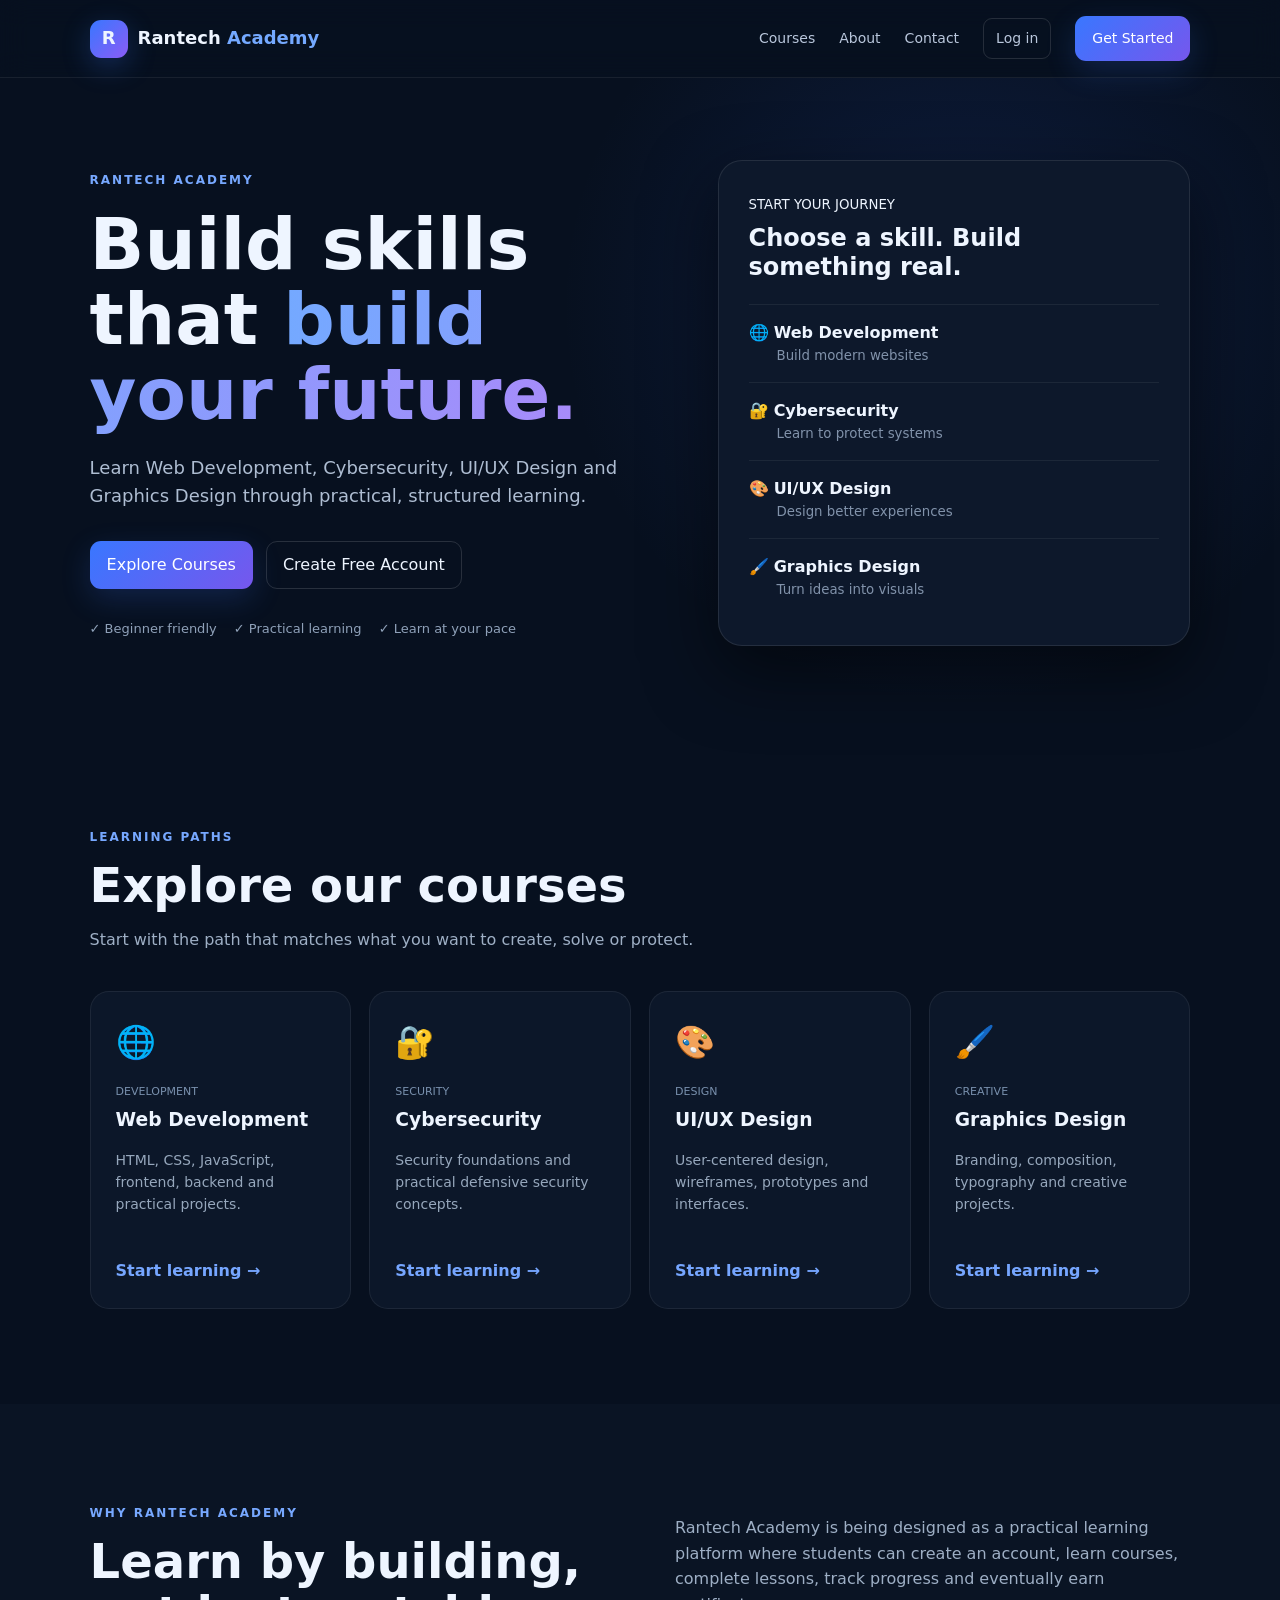
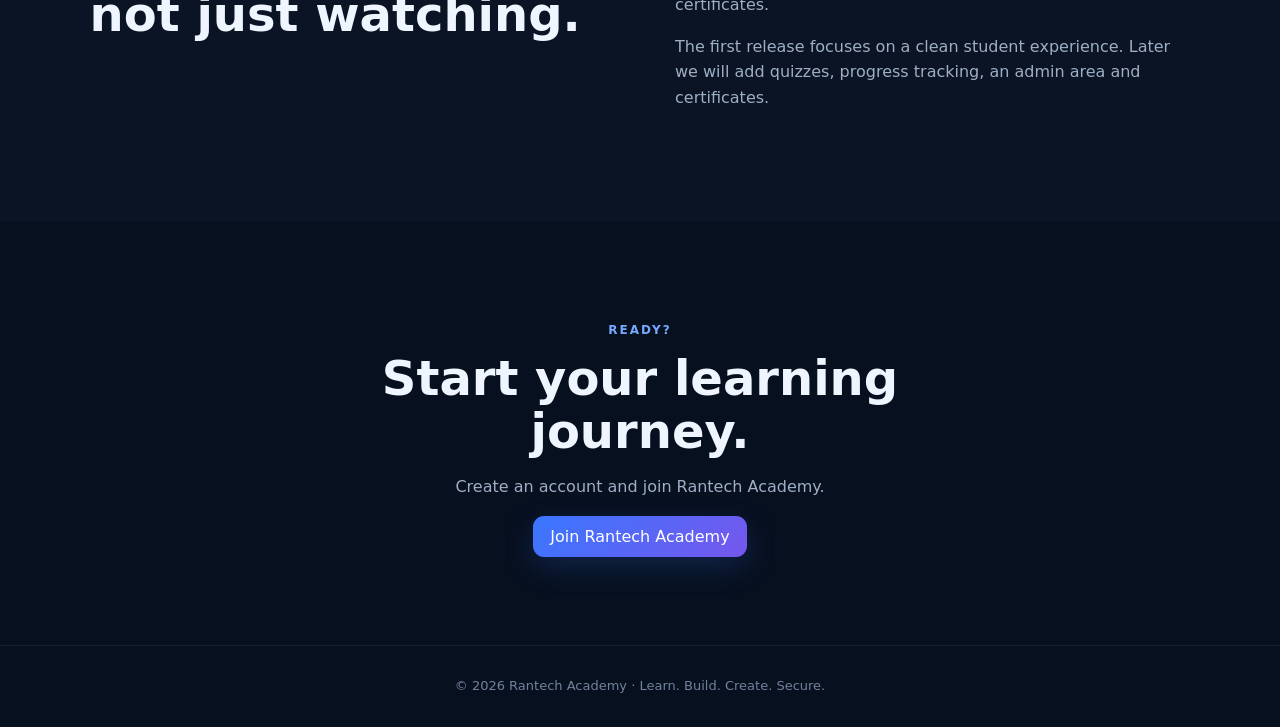
<file: index.html>
<!doctype html><html lang="en"><head><meta charset="utf-8"><meta name="viewport" content="width=device-width,initial-scale=1"><meta name="description" content="Rantech Academy — Learn Web Development, Cybersecurity, UI/UX Design and Graphics Design."><title>Rantech Academy | Learn. Build. Create. Secure.</title><link rel="stylesheet" href="style.css"></head><body>
<header class="nav"><a class="brand" href="index.html"><span class="mark">R</span><span>Rantech <b>Academy</b></span></a><nav><a href="#courses">Courses</a><a href="#about">About</a><a href="#contact">Contact</a><a class="login" href="login.html">Log in</a><a class="signup" href="signup.html">Get Started</a></nav></header>
<main><section class="hero"><div><span class="eyebrow">RANTECH ACADEMY</span><h1>Build skills that <span>build your future.</span></h1><p>Learn Web Development, Cybersecurity, UI/UX Design and Graphics Design through practical, structured learning.</p><div class="actions"><a class="primary" href="#courses">Explore Courses</a><a class="secondary" href="signup.html">Create Free Account</a></div><div class="trust">✓ Beginner friendly　 ✓ Practical learning　 ✓ Learn at your pace</div></div><div class="hero-box"><small>START YOUR JOURNEY</small><h2>Choose a skill. Build something real.</h2><div>🌐 <b>Web Development</b><small>Build modern websites</small></div><div>🔐 <b>Cybersecurity</b><small>Learn to protect systems</small></div><div>🎨 <b>UI/UX Design</b><small>Design better experiences</small></div><div>🖌️ <b>Graphics Design</b><small>Turn ideas into visuals</small></div></div></section>
<section id="courses" class="section"><div class="head"><span class="eyebrow">LEARNING PATHS</span><h2>Explore our courses</h2><p>Start with the path that matches what you want to create, solve or protect.</p></div><div class="grid"><article><i>🌐</i><small>DEVELOPMENT</small><h3>Web Development</h3><p>HTML, CSS, JavaScript, frontend, backend and practical projects.</p><a href="signup.html">Start learning →</a></article><article><i>🔐</i><small>SECURITY</small><h3>Cybersecurity</h3><p>Security foundations and practical defensive security concepts.</p><a href="signup.html">Start learning →</a></article><article><i>🎨</i><small>DESIGN</small><h3>UI/UX Design</h3><p>User-centered design, wireframes, prototypes and interfaces.</p><a href="signup.html">Start learning →</a></article><article><i>🖌️</i><small>CREATIVE</small><h3>Graphics Design</h3><p>Branding, composition, typography and creative projects.</p><a href="signup.html">Start learning →</a></article></div></section>
<section id="about" class="section about"><div><span class="eyebrow">WHY RANTECH ACADEMY</span><h2>Learn by building, not just watching.</h2></div><div><p>Rantech Academy is being designed as a practical learning platform where students can create an account, learn courses, complete lessons, track progress and eventually earn certificates.</p><p>The first release focuses on a clean student experience. Later we will add quizzes, progress tracking, an admin area and certificates.</p></div></section>
<section id="contact" class="section contact"><div class="head"><span class="eyebrow">READY?</span><h2>Start your learning journey.</h2><p>Create an account and join Rantech Academy.</p></div><a class="primary" href="signup.html">Join Rantech Academy</a></section></main><footer>© 2026 Rantech Academy · Learn. Build. Create. Secure.</footer></body></html>
</file>
<file: style.css>
*{box-sizing:border-box}html{scroll-behavior:smooth}body{margin:0;font-family:Inter,system-ui,Segoe UI,sans-serif;background:#07101f;color:#eef5ff;line-height:1.6}.nav{height:78px;display:flex;align-items:center;justify-content:space-between;padding:0 7%;border-bottom:1px solid #ffffff12;background:#07101feF;position:sticky;top:0;z-index:5;backdrop-filter:blur(14px)}a{color:inherit}.brand{display:flex;align-items:center;gap:10px;text-decoration:none;font-weight:700;font-size:18px}.brand b{color:#74a9ff}.mark{width:38px;height:38px;display:grid;place-items:center;border-radius:11px;background:linear-gradient(135deg,#3977ff,#8b5cf6);box-shadow:0 8px 28px #3977ff44}.nav nav{display:flex;gap:24px;align-items:center}.nav nav a{text-decoration:none;color:#b9c7dc;font-size:14px}.login{padding:8px 12px;border:1px solid #ffffff20;border-radius:9px}.signup,.primary{background:linear-gradient(135deg,#3977ff,#7657ed);border-radius:11px;padding:11px 17px;color:white!important;text-decoration:none;box-shadow:0 10px 30px #3977ff30}.hero{min-height:650px;display:grid;grid-template-columns:1.1fr .9fr;gap:50px;align-items:center;padding:80px 7%;background:radial-gradient(circle at 75% 35%,#315edc2b,transparent 38%)}.eyebrow{color:#77a8ff;font-size:12px;font-weight:800;letter-spacing:2px}.hero h1{font-size:clamp(42px,6vw,72px);line-height:1.04;margin:15px 0 22px}.hero h1 span{background:linear-gradient(90deg,#74a9ff,#a78bfa);-webkit-background-clip:text;color:transparent}.hero p{font-size:18px;color:#aebdd2;max-width:620px}.actions{display:flex;gap:13px;flex-wrap:wrap;margin:30px 0}.secondary{padding:10px 16px;border:1px solid #ffffff22;border-radius:11px;text-decoration:none}.trust{color:#8fa1b9;font-size:13px}.hero-box{padding:30px;border:1px solid #ffffff18;border-radius:24px;background:#0d182b;box-shadow:0 25px 70px #0008}.hero-box h2{line-height:1.2;margin:8px 0 22px}.hero-box>div{padding:15px 0;border-top:1px solid #ffffff10}.hero-box div small{display:block;color:#8192aa;margin-left:28px}.section{padding:95px 7%}.head{max-width:680px;margin-bottom:38px}.section h2{font-size:clamp(30px,4vw,48px);line-height:1.1;margin:10px 0}.head p,.about p{color:#9eafc5}.grid{display:grid;grid-template-columns:repeat(4,1fr);gap:18px}.grid article{padding:25px;border:1px solid #ffffff12;border-radius:19px;background:#0c1729}.grid article:hover{transform:translateY(-5px)}.grid i{font-size:32px;font-style:normal}.grid small{display:block;color:#7990ad;font-size:11px;margin-top:15px}.grid h3{margin:4px 0 10px}.grid p{color:#96a7bc;min-height:95px;font-size:14px}.grid a{color:#76a6ff;text-decoration:none;font-weight:700}.about{display:grid;grid-template-columns:1fr 1fr;gap:70px;background:#0a1424}.contact{text-align:center}.contact .head{margin:auto auto 25px}footer{text-align:center;padding:30px;color:#71839c;border-top:1px solid #ffffff10;font-size:13px}.auth{min-height:100vh;display:grid;place-items:center;padding:30px;background:radial-gradient(circle at 50% 10%,#315edc24,transparent 40%)}.card{width:min(440px,100%);padding:35px;border:1px solid #ffffff15;border-radius:22px;background:#0d182b;box-shadow:0 30px 80px #0008}.card .brand{margin-bottom:42px}.card h1{font-size:34px;line-height:1.15;margin:9px 0}.card>p{color:#93a5bc}.card form{display:grid;gap:16px;margin:25px 0}.card label{font-size:13px;color:#aebdd0}.card input{display:block;width:100%;margin-top:7px;padding:13px 14px;border:1px solid #ffffff17;border-radius:10px;background:#07101f;color:#fff;outline:none}.card button{border:0;font:inherit;cursor:pointer}.switch{text-align:center;font-size:14px}.switch a,.back{color:#76a6ff}.back{display:block;text-decoration:none;text-align:center;margin-top:20px;font-size:14px}@media(max-width:900px){.hero{grid-template-columns:1fr;padding-top:55px}.grid{grid-template-columns:repeat(2,1fr)}.about{grid-template-columns:1fr;gap:15px}}@media(max-width:650px){.nav{padding:0 5%}.nav nav a:not(.login):not(.signup){display:none}.hero,.section{padding-left:5%;padding-right:5%}.hero h1{font-size:43px}.grid{grid-template-columns:1fr}.trust{line-height:2}.card{padding:27px}}
/* Academy app additions */
.nav-button{background:transparent;border:1px solid #ffffff20;color:#b9c7dc;border-radius:9px;padding:8px 12px;font:inherit;cursor:pointer}.nav-button:hover{border-color:#ffffff35;color:#fff}.message{padding:12px 14px;border-radius:10px;border:1px solid #ffffff14;background:#091426;color:#aebdd0;font-size:13px;margin:16px 0}.message.error{border-color:#ef444455;color:#fecaca;background:#2b1115}.message.success{border-color:#22c55e55;color:#bbf7d0;background:#0d2419}.dashboard{padding-top:55px}.dash-hero{display:flex;justify-content:space-between;gap:30px;align-items:end;padding:28px;border:1px solid #ffffff14;border-radius:22px;background:linear-gradient(135deg,#0d1a30,#0a1424);margin-bottom:55px}.dash-hero h1{font-size:clamp(32px,5vw,52px);margin:10px 0}.dash-hero p{color:#91a4bd;margin:0}.stat{min-width:160px;text-align:center;padding:20px;border:1px solid #ffffff12;border-radius:16px;background:#07101f}.stat span{display:block;font-size:34px;font-weight:800}.stat small{color:#8192aa}.dashboard-grid{grid-template-columns:repeat(2,1fr)}.course-card{position:relative}.course-card p{min-height:72px}.progress-track{height:7px;background:#ffffff0d;border-radius:99px;overflow:hidden;margin-top:18px}.progress-track span{display:block;height:100%;background:linear-gradient(90deg,#3977ff,#8b5cf6);border-radius:99px}.progress-row{display:flex;justify-content:space-between;margin-top:8px;color:#7f91aa;font-size:12px}.progress-row strong{color:#cbd8ea}.course-open{margin-top:17px;border:0;background:none;color:#76a6ff;font:inherit;font-weight:700;cursor:pointer;padding:0}.loading,.empty{padding:30px;border:1px dashed #ffffff18;border-radius:16px;color:#91a4bd}.course-page{max-width:1050px;margin:auto}.back-link{display:inline-block;color:#76a6ff;text-decoration:none;margin-bottom:35px}.course-header{padding:30px;border:1px solid #ffffff14;border-radius:22px;background:#0c1729;margin-bottom:28px}.course-header h1{font-size:clamp(34px,5vw,56px);margin:8px 0 10px}.course-header p{color:#99abc0;max-width:760px}.module-list{display:grid;gap:20px}.module{border:1px solid #ffffff12;border-radius:20px;background:#0c1729;overflow:hidden}.module-top{display:flex;justify-content:space-between;gap:20px;padding:24px;border-bottom:1px solid #ffffff0d}.module-top h2{margin:7px 0;font-size:24px}.module-top p{color:#8fa1b8;margin:0}.module-count{white-space:nowrap;color:#7e91ab;font-size:13px}.lesson-list{display:grid}.lesson-item{display:grid;grid-template-columns:38px 1fr auto;gap:15px;align-items:center;padding:18px 24px;border-top:1px solid #ffffff08}.lesson-item:first-child{border-top:0}.lesson-number{width:30px;height:30px;border-radius:50%;display:grid;place-items:center;background:#111f34;color:#8fa8c5;font-size:12px}.lesson-item strong{font-size:15px}.lesson-item p{margin:4px 0 0;color:#8295ae;font-size:13px}.lesson-status{font-size:12px;color:#8295ae;white-space:nowrap}.lesson-status.complete{color:#86efac}@media(max-width:700px){.dash-hero{align-items:stretch;flex-direction:column}.stat{min-width:0}.dashboard-grid{grid-template-columns:1fr}.module-top{flex-direction:column}.lesson-item{grid-template-columns:32px 1fr}.lesson-status{grid-column:2}.nav nav{gap:8px}.nav nav a{font-size:13px}}@media(max-width:480px){.dash-hero,.course-header,.module-top{padding:20px}.lesson-item{padding:16px}.card{width:100%}}
</file>
